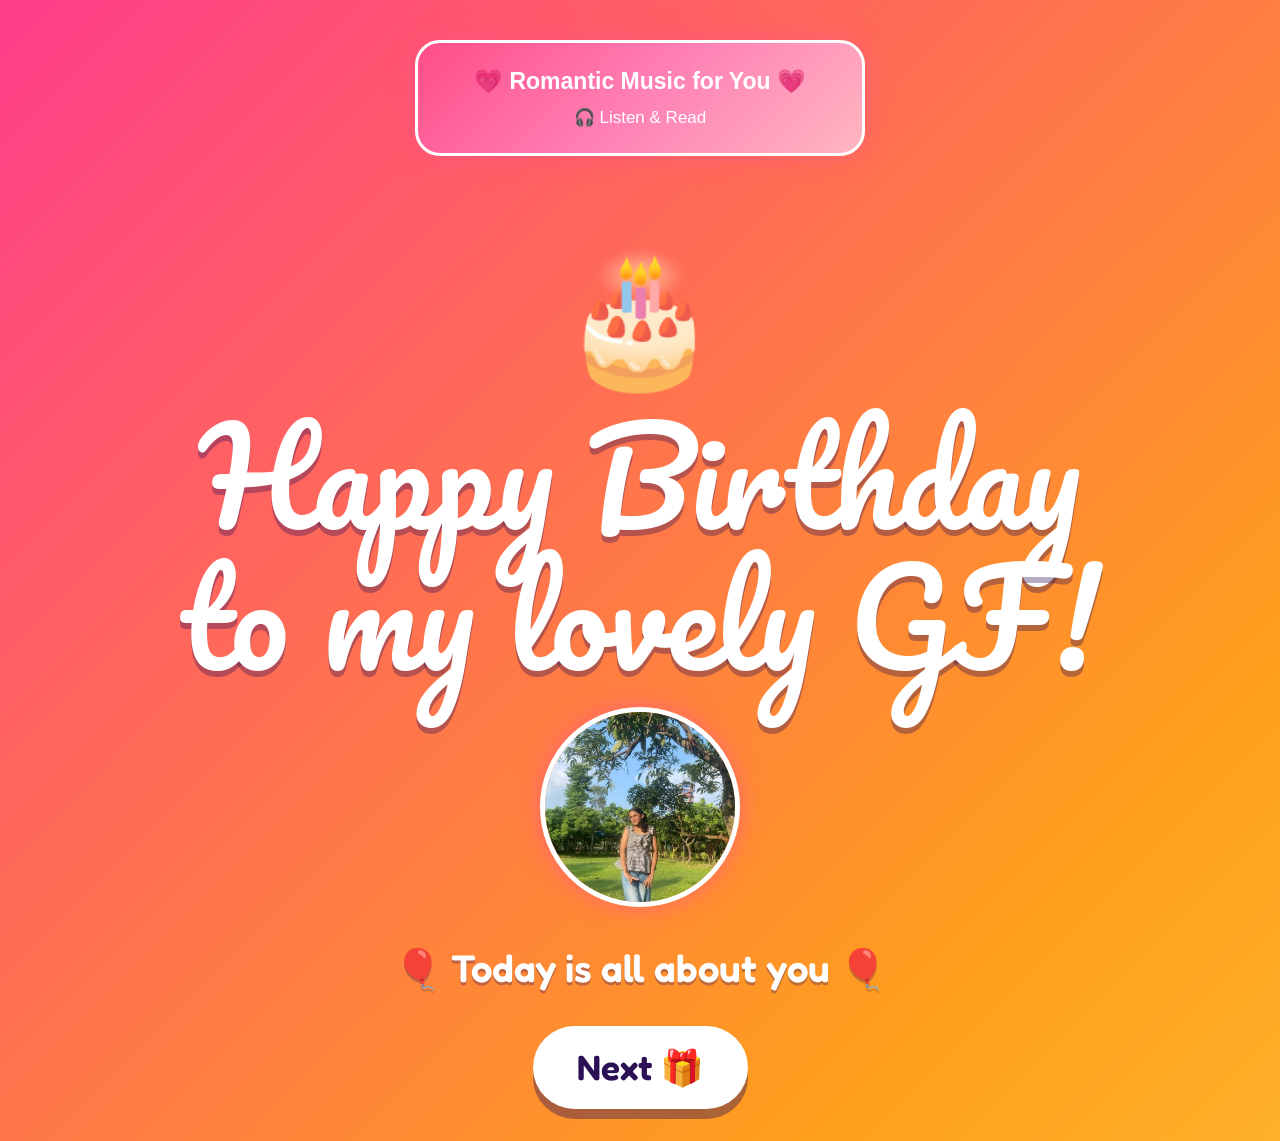
<file: index.html>
<!DOCTYPE html>
<html lang="en">
<head>
    <meta charset="utf-8">
    <meta name="viewport" content="width=device-width, initial-scale=1, viewport-fit=cover">

    <title>Happy Birthday! 💗</title>

    <link rel="preconnect" href="https://fonts.googleapis.com">
    <link rel="preconnect" href="https://fonts.googleapis.com">

    <link href="https://fonts.googleapis.com/css2?family=Pacifico&family=Fredoka:wght@400;600&display=swap" rel="stylesheet">

    <link rel="stylesheet" href="style.css">
</head>
<body>

    <!-- MUSIC BUTTON -->
    <div class="music-surprise">
        <button id="musicButton" class="music-big-btn">
            💗 Romantic Music for You 💗
            <span>🎧 Listen &amp; Read</span>
        </button>

        <audio id="backgroundMusic" loop>
            <source src="music.mp3" type="audio/mpeg">
        </audio>
    </div>

    <!-- ANIMATION EFFECTS -->
    <div id="fx"></div>

    <!-- HOME -->
    <main class="view on" id="home">

        <div class="cake">🎂</div>

        <h1>
            <span>Happy</span>
            <span style="animation-delay:.3s">Birthday</span>
            <br>
            <span style="animation-delay:.6s">to my lovely GF!</span>
        </h1>

        <div class="gf-photo">
            <img src="gf.jpg" alt="Birthday photo">
        </div>

        <p class="sub">🎈 Today is all about you 🎈</p>

        <a class="btn" href="#surprise" id="next">
            Next 🎁
        </a>

    </main>

    <!-- SURPRISE -->
    <main class="view" id="surprise">

        <h2>Your Surprise 💖</h2>

        <div class="card">
            You make every ordinary day feel like a celebration.
            Thank you for your smile, your laugh, and all the
            little things you do.
        </div>

        <div class="card">
            I hope your day is filled with cake, hugs, and
            everything you love. You deserve all of it and more.
        </div>

        <div class="card">
            I love you. Happy Birthday! 🥳
        </div>

        <a class="btn" href="#" id="back">
            Replay 🎉
        </a>

        <a class="btn" href="second.html">
            Next 🎁
        </a>

    </main>

    <!-- SCRIPT -->
    <script src="script.js"></script>

</body>
</html>
</file>
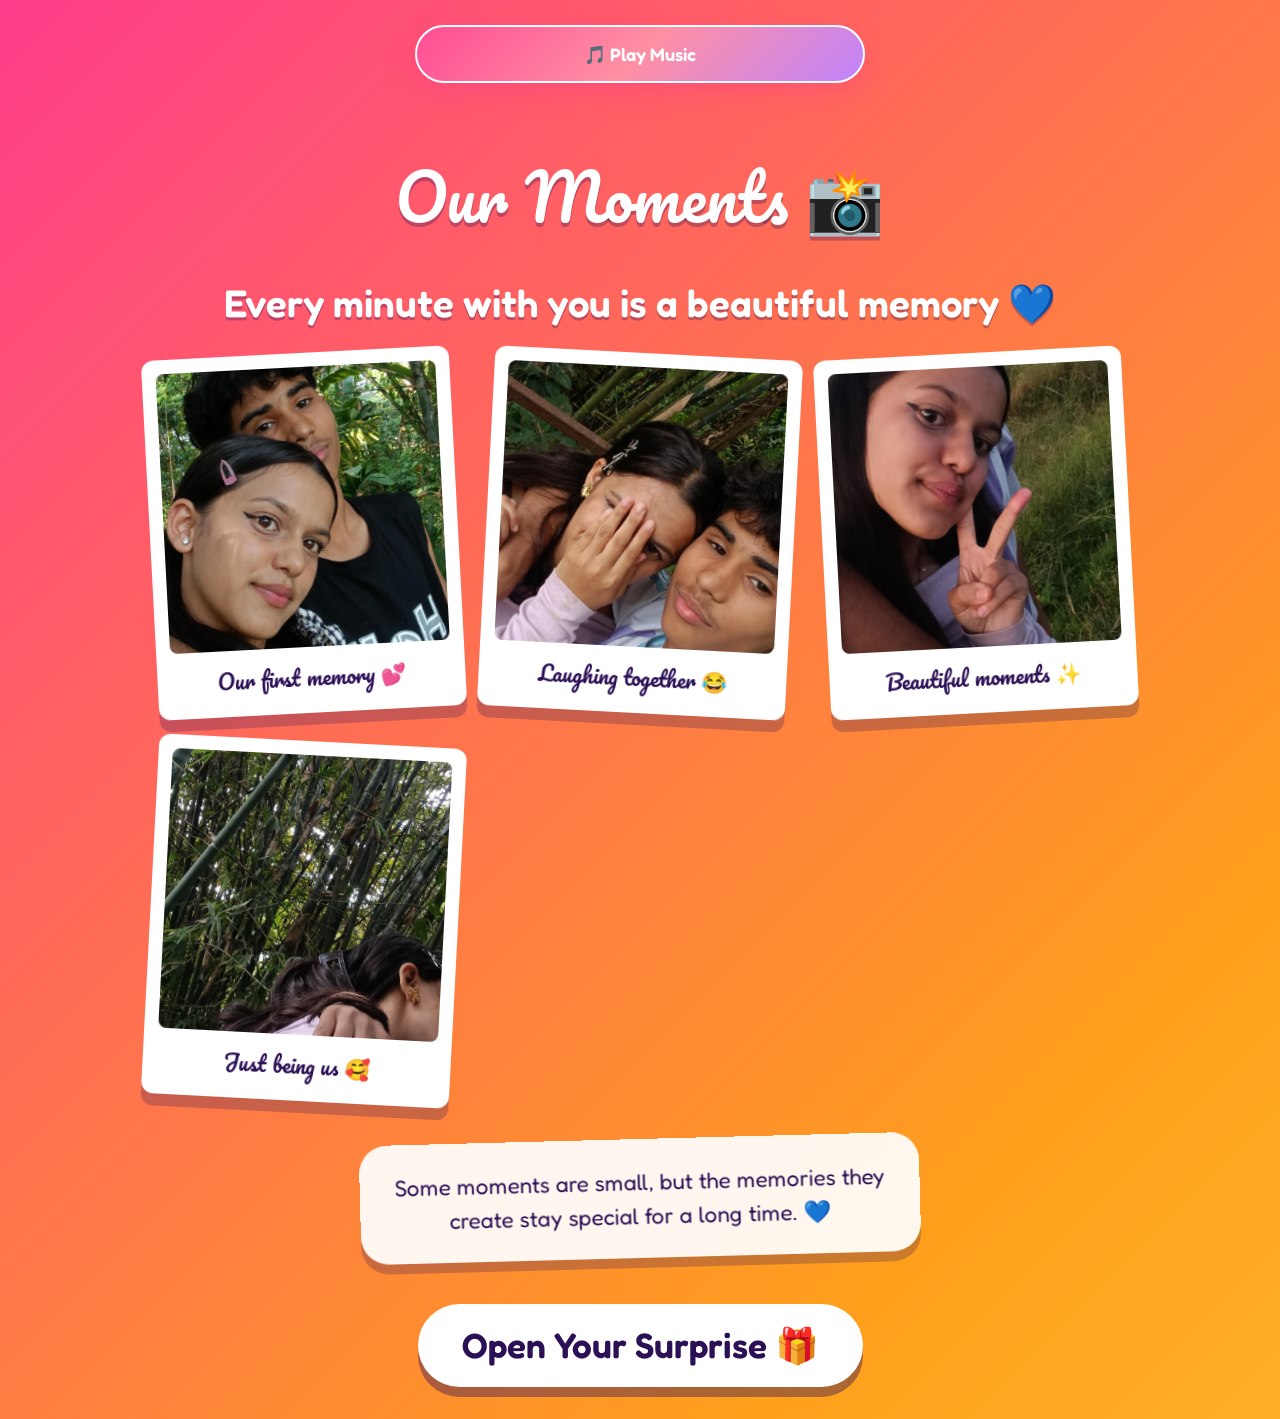
<file: second.html>
<!DOCTYPE html>
<html lang="en">
<head>
<meta charset="utf-8">
<meta name="viewport" content="width=device-width, initial-scale=1, viewport-fit=cover">

<title>Our Moments 💙</title>

<link rel="preconnect" href="https://fonts.googleapis.com">
<link href="https://fonts.googleapis.com/css2?family=Pacifico&family=Fredoka:wght@400;600&display=swap" rel="stylesheet">

<link rel="stylesheet" href="style.css">
</head>
<body>

<!-- MUSIC -->
<audio id="birthdayMusic" loop>
    <source src="music2.mp3" type="audio/mpeg">
</audio>

<button id="musicBtn" class="music-big-btn">
    🎵 Play Music
</button>

<!-- EFFECTS -->
<div id="fx"></div>

<!-- OUR MOMENTS -->
<main class="view on" id="moments">

    <h2>Our Moments 📸</h2>
    <p class="sub">Every minute with you is a beautiful memory 💙</p>

    <div class="gallery">

        <figure class="photo">
            <div class="frame">
                <img src="us1.jpg" alt="Memory 1" onerror="this.style.display='none'">
            </div>
            <figcaption>Our first memory 💕</figcaption>
        </figure>

        <figure class="photo">
            <div class="frame">
                <img src="us2.jpg" alt="Memory 2" onerror="this.style.display='none'">
            </div>
            <figcaption>Laughing together 😂</figcaption>
        </figure>

        <figure class="photo">
            <div class="frame">
                <img src="us3.jpg" alt="Memory 3" onerror="this.style.display='none'">
            </div>
            <figcaption>Beautiful moments ✨</figcaption>
        </figure>

        <figure class="photo">
            <div class="frame">
                <img src="us4.jpg" alt="Memory 4" onerror="this.style.display='none'">
            </div>
            <figcaption>Just being us 🥰</figcaption>
        </figure>

    </div>

    <div class="card">
        Some moments are small, but the memories they create
        stay special for a long time. 💙
    </div>

    <a class="btn" href="#surprise" id="nextSurprise">
        Open Your Surprise 🎁
    </a>

</main>


<!-- SURPRISE -->
<main class="view" id="surprise">

    <h2>Your Surprise 💙</h2>

    <div class="card">
        Happy Birthday, Shika Bhattarai! 🎂

        On Chaitra 12, the world celebrates the day
        someone truly special was born.
    </div>

    <div class="card">
        I hope your birthday is filled with happiness,
        beautiful moments, laughter, and all the things
        that make you smile.

        May your dreams come true and your days always be bright. 💙
    </div>

    <div class="card">
        I know your favourite colour is blue,
        and your favourite person is me.

        So here's a little birthday surprise
        made just for you. 😊💙
    </div>

    <div class="card">
        Happy Birthday, Shika! 🥳💙
    </div>

    <a class="btn" href="#" id="back">
        Replay 🎉
    </a>

    <a class="btn" href="index.html">
        Home 🏠
    </a>

</main>

<script src="script.js"></script>
</body>
</html>
</file>
<file: style.css>
:root {
    --pink: #ff3d8b;
    --orange: #ff9f1c;
    --yellow: #ffe14d;
    --teal: #17d4c4;
    --purple: #7b3fe4;
    --ink: #2b1055;

    box-sizing: border-box;
    padding-top: env(safe-area-inset-top, 0px);
    padding-bottom: env(safe-area-inset-bottom, 0px);
}

* {
    box-sizing: border-box;
    margin: 0;
}

html, body {
    min-height: 100%;
    font-family: 'Fredoka', system-ui, sans-serif;
    color: #fff;
}

body {
    background: linear-gradient(
        135deg,
        var(--pink),
        var(--orange),
        var(--yellow),
        var(--teal),
        var(--purple),
        var(--pink)
    );
    background-size: 400% 400%;
    animation: bg 14s ease infinite;
    overflow-x: hidden;
}

@keyframes bg {
    0% { background-position: 0 50%; }
    50% { background-position: 100% 50%; }
    100% { background-position: 0 50%; }
}

/* ===== PAGE VIEW ===== */

.view {
    min-height: 100vh;
    display: none;
    flex-direction: column;
    align-items: center;
    justify-content: center;
    text-align: center;
    padding: 32px 20px;
    position: relative;
    z-index: 2;
}

.view.on {
    display: flex;
}

/* ===== HEADINGS ===== */

h1 {
    font-family: 'Pacifico', cursive;
    font-weight: 400;
    line-height: 1.1;
    font-size: clamp(3rem, 13vw, 8rem);
    text-shadow: 0 6px 0 rgba(43, 16, 85, .35);
    animation: pop 1.2s cubic-bezier(.2, 1.6, .4, 1) both;
}

h1 span {
    display: inline-block;
    animation: bob 2.4s ease-in-out infinite;
}

@keyframes pop {
    from {
        transform: scale(0) rotate(-12deg);
        opacity: 0;
    }
    to {
        transform: none;
        opacity: 1;
    }
}

@keyframes bob {
    50% {
        transform: translateY(-14px) rotate(3deg);
    }
}

.sub {
    font-size: clamp(1.3rem, 5vw, 2.4rem);
    margin-top: 18px;
    font-weight: 600;
    text-shadow: 0 3px 0 rgba(43, 16, 85, .3);
}

h2 {
    font-family: 'Pacifico', cursive;
    font-weight: 400;
    font-size: clamp(2.2rem, 9vw, 4rem);
    text-shadow: 0 4px 0 rgba(43, 16, 85, .3);
    margin-bottom: 10px;
}

/* ===== CAKE ===== */

.cake {
    font-size: clamp(4rem, 16vw, 8rem);
    margin: 10px 0;
    animation: wob 1.8s ease-in-out infinite;
}

@keyframes wob {
    50% {
        transform: rotate(-8deg) scale(1.1);
    }
}

/* ===== MAIN BUTTON ===== */

.btn {
    margin-top: 34px;
    font: 600 clamp(1.4rem, 6vw, 2.2rem) 'Fredoka', sans-serif;
    color: var(--ink);
    background: #fff;
    border: 0;
    padding: 20px 44px;
    border-radius: 999px;
    cursor: pointer;
    box-shadow: 0 10px 0 rgba(43, 16, 85, .4);
    animation: pulse 1.6s ease-in-out infinite;
    transition: transform .15s, box-shadow .15s;
    text-decoration: none;
    display: inline-block;
}

.btn:active {
    transform: translateY(8px);
    box-shadow: 0 2px 0 rgba(43, 16, 85, .4);
}

@keyframes pulse {
    50% {
        transform: scale(1.08);
    }
}

/* ===== CARDS ===== */

.card {
    background: rgba(255, 255, 255, .92);
    color: var(--ink);
    border-radius: 28px;
    padding: 26px 24px;
    max-width: 560px;
    width: 100%;
    margin: 12px 0;
    font-size: clamp(1.1rem, 4.4vw, 1.4rem);
    line-height: 1.5;
    box-shadow: 0 10px 0 rgba(43, 16, 85, .25);
    animation: in .8s both;
}

.card:nth-of-type(2) {
    animation-delay: .25s;
    transform: rotate(-1.5deg);
}

.card:nth-of-type(3) {
    animation-delay: .5s;
    transform: rotate(1.5deg);
}

@keyframes in {
    from {
        opacity: 0;
        translate: 0 40px;
    }
    to {
        opacity: 1;
        translate: 0 0;
    }
}

/* ===== FALLING EFFECTS ===== */

#fx {
    position: fixed;
    inset: 0;
    pointer-events: none;
    z-index: 1;
    overflow: hidden;
}

.p {
    position: absolute;
    top: -8vh;
    animation: fall linear infinite;
}

@keyframes fall {
    to {
        transform: translateY(115vh) rotate(720deg);
    }
}

.b {
    position: absolute;
    bottom: -12vh;
    animation: rise linear infinite;
    opacity: .85;
}

@keyframes rise {
    to {
        transform: translateY(-120vh);
    }
}

/* ===== PHOTO ===== */

.gf-photo {
    display: flex;
    justify-content: center;
    align-items: center;
    margin: 20px auto;
}

.gf-photo img {
    width: 200px;
    height: 200px;
    object-fit: cover;
    border-radius: 50%;
    border: 5px solid white;
    box-shadow: 0 0 25px rgba(255, 80, 150, .6);
    animation: photoGlow 2s infinite alternate;
}

@keyframes photoGlow {
    from {
        box-shadow: 0 0 15px pink;
    }
    to {
        box-shadow: 0 0 35px hotpink;
    }
}

/* ===== MUSIC SURPRISE ===== */

.music-surprise {
    display: flex;
    justify-content: center;
    align-items: center;
    margin: 40px 15px;
}

.music-big-btn {
    width: 90%;
    max-width: 450px;
    padding: 25px 20px;
    border: 3px solid white;
    border-radius: 25px;
    background: linear-gradient(135deg, #ff4d88, #ff80b5, #ffb6c1);
    color: white;
    font-size: 23px;
    font-weight: bold;
    box-shadow: 0 0 25px rgba(255, 80, 150, .5);
    cursor: pointer;
    animation: heartbeat 2s infinite;
    text-align: center;
}

.music-big-btn span {
    display: block;
    margin-top: 12px;
    font-size: 17px;
    font-weight: normal;
}

@keyframes heartbeat {
    0%, 100% {
        transform: scale(1);
    }
    50% {
        transform: scale(1.05);
    }
}

.music-big-btn:hover {
    background: linear-gradient(135deg, #ff1493, #ff69b4);
}

/* ===== GALLERY ===== */

.gallery {
    display: grid;
    grid-template-columns: repeat(auto-fit, minmax(240px, 1fr));
    gap: 28px;
    max-width: 980px;
    width: 100%;
    margin: 26px 0;
}

.photo {
    background: #fff;
    color: var(--ink);
    padding: 14px 14px 18px;
    border-radius: 12px;
    box-shadow: 0 12px 0 rgba(43, 16, 85, .25);
    animation: in .8s both;
    transition: transform .25s;
}

.photo:nth-child(odd) {
    transform: rotate(-3deg);
}

.photo:nth-child(even) {
    transform: rotate(3deg);
}

.photo:nth-child(2) {
    animation-delay: .2s;
}

.photo:nth-child(3) {
    animation-delay: .4s;
}

.photo:nth-child(4) {
    animation-delay: .6s;
}

.photo:hover {
    transform: rotate(0) scale(1.06);
}

.frame {
    position: relative;
    aspect-ratio: 1 / 1;
    border-radius: 8px;
    overflow: hidden;
    background: linear-gradient(135deg, #ffd1e8, #d9c7ff, #c4f5f0);
}

.frame::before {
    content: "📷 Put our photo here";
    position: absolute;
    inset: 0;
    display: flex;
    align-items: center;
    justify-content: center;
    text-align: center;
    padding: 16px;
    font-weight: 600;
    color: var(--ink);
}

.frame img {
    position: absolute;
    inset: 0;
    width: 100%;
    height: 100%;
    object-fit: cover;
}

.photo figcaption {
    font-family: 'Pacifico', cursive;
    font-size: 1.3rem;
    margin-top: 12px;
}

/* ===== MUSIC BUTTON ===== */

#musicBtn {
    display: block;
    margin: 25px auto;
    padding: 16px 30px;
    border: 2px solid white;
    border-radius: 50px;
    background: linear-gradient(135deg, #ff4d94, #ff8fa3, #c084fc);
    color: white;
    font-family: 'Fredoka', sans-serif;
    font-size: 18px;
    font-weight: 600;
    cursor: pointer;
    box-shadow: 0 8px 25px rgba(255, 61, 139, .4);
    transition: .3s ease;
    animation: musicGlow 2s infinite alternate;
}

#musicBtn:hover {
    transform: scale(1.08);
    box-shadow: 0 10px 30px rgba(255, 61, 139, .6);
}

#musicBtn:active {
    transform: scale(.95);
}

@keyframes musicGlow {
    from {
        box-shadow: 0 5px 15px rgba(255, 61, 139, .3);
    }
    to {
        box-shadow: 0 5px 30px rgba(255, 61, 139, .7);
    }
}

/* ===== MOBILE ===== */

@media (max-width: 600px) {
    .gallery {
        grid-template-columns: 1fr;
        max-width: 350px;
    }

    .btn {
        padding: 16px 28px;
    }

    #musicBtn {
        max-width: 90%;
    }
}

/* ===== REDUCED MOTION ===== */

@media (prefers-reduced-motion: reduce) {
    * {
        animation-duration: .01s !important;
        animation-iteration-count: 1 !important;
    }
}
/* ===== BLUE SURPRISE SECTION ===== */
#surprise {
    text-align: center;
    padding: 30px 20px;
    min-height: 100vh;
}

#surprise h2 {
    color: #ffffff;
    font-size: clamp(28px, 6vw, 45px);
    text-shadow: 0 0 15px #60a5fa, 0 0 30px #2563eb;
    margin-bottom: 25px;
}

#surprise .card {
    background: rgba(255, 255, 255, 0.22);
    border: 2px solid rgba(255, 255, 255, 0.5);
    border-radius: 22px;
    padding: 25px;
    margin: 20px auto;
    max-width: 650px;
    color: #ffffff;
    font-size: 18px;
    line-height: 1.8;
    box-shadow: 0 0 20px rgba(59, 130, 246, 0.4);
    backdrop-filter: blur(10px);
    animation: blueReveal 1s ease both;
}

#surprise .card:nth-child(2) {
    animation-delay: 0.2s;
}

#surprise .card:nth-child(3) {
    animation-delay: 0.4s;
}

#surprise .card:nth-child(4) {
    animation-delay: 0.6s;
}

#surprise .card:nth-child(5) {
    animation-delay: 0.8s;
}

#surprise .btn {
    display: inline-block;
    background: linear-gradient(135deg, #2563eb, #60a5fa, #93c5fd);
    color: white;
    text-decoration: none;
    padding: 15px 30px;
    border-radius: 50px;
    font-size: 18px;
    font-weight: bold;
    margin-top: 25px;
    box-shadow: 0 0 20px #60a5fa;
    transition: 0.3s;
}

#surprise .btn:hover {
    transform: scale(1.08);
    box-shadow: 0 0 35px #93c5fd;
}

@keyframes blueReveal {
    from {
        opacity: 0;
        transform: translateY(30px);
    }
    to {
        opacity: 1;
        transform: translateY(0);
    }
}

/* Blue background for the surprise page */
body:has(#surprise.on) {
    background: linear-gradient(
        135deg,
        #0f172a,
        #1d4ed8,
        #60a5fa,
        #93c5fd
    );
    background-size: 400% 400%;
    animation: blueBackground 12s ease infinite;
}

@keyframes blueBackground {
    0% { background-position: 0% 50%; }
    50% { background-position: 100% 50%; }
    100% { background-position: 0% 50%; }
}

@media (max-width: 600px) {
    #surprise .card {
        padding: 18px;
        font-size: 16px;
    }

    #surprise .btn {
        width: 90%;
        max-width: 300px;
    }
}
</file>
